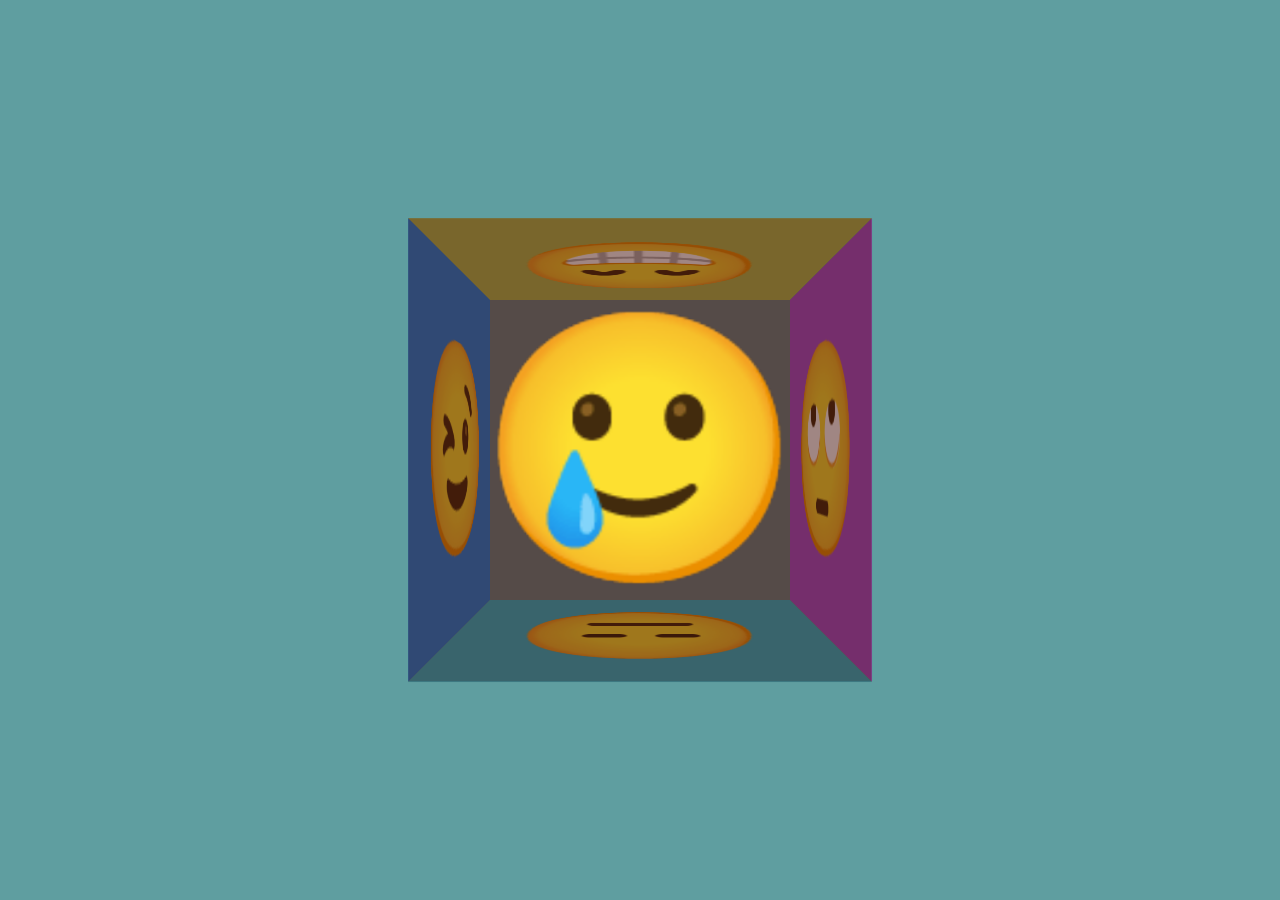
<file: index.html>
<!DOCTYPE html>
<html lang="en">
  <head>
    <meta charset="UTF-8" />
    <meta name="viewport" content="width=device-width, initial-scale=1.0" />
    <title>Rotator</title>
    <link rel="stylesheet" href="styles.css" />
  </head>
  <body>
    <div class="canvas">
      <div class="cube">
        <div class="face">🥲</div>
        <div class="face">🙄</div>
        <div class="face">😑</div>
        <div class="face">😁</div>
        <div class="face">😉</div>
        <div class="face">🤗</div>
      </div>
    </div>
    <script src="app.js"></script>
  </body>
</html>
</file>
<file: styles.css>
html, body {
    margin: 0;
    padding: 0;
    width: 100%;
    height: 100vh;
    cursor: pointer;
}

* {
    box-sizing: border-box;
}

.canvas {
    position: absolute;
    top: 0;
    left: 0;
    width: 100%;
    height: 100%;
    display: flex;
    justify-content: center;
    align-items: center;
    background-color: cadetblue;
    perspective: 850px;
}

.cube {
    position: absolute;
    width: 300px;
    height: 300px;
    transform-origin: 50% 50% 150px;
    transform-style: preserve-3d;
    transition: all 0.5s ease-out;
}

.cube .face {
    position: absolute;
    top: 0;
    left: 0;
    width: 100%;
    height: 100%;
    display: flex;
    justify-content: center;
    align-items: center;
    font-size: 170px;
    -webkit-text-stroke: 5px black;
}

.cube .face:nth-child(1) {
    transform: translateZ(300px);
    background-color: rgba(66, 13, 8, 0.5);
}
.cube .face:nth-child(2) {
    transform-origin: center right;
    transform: rotateY(90deg);
    background-color: rgba(242, 0, 255, 0.5);
}
.cube .face:nth-child(3) {
    transform-origin: center bottom;
    transform: rotateX(-90deg);
    background-color: rgba(0, 213, 255, 0.5);
}
.cube .face:nth-child(4) {
    transform-origin: top center;
    transform: rotateX(90deg);
    background-color: rgba(255, 221, 0, 0.5);
}
.cube .face:nth-child(5) {
    transform-origin: center left;
    transform: rotateY(-90deg);
    background-color: rgba(0, 119, 255, 0.68);
}
.cube .face:nth-child(6) {
    transform-origin: center center;
    transform: rotateY(180deg);
    background-color: rgba(114, 113, 113, 0.5);
}
</file>
